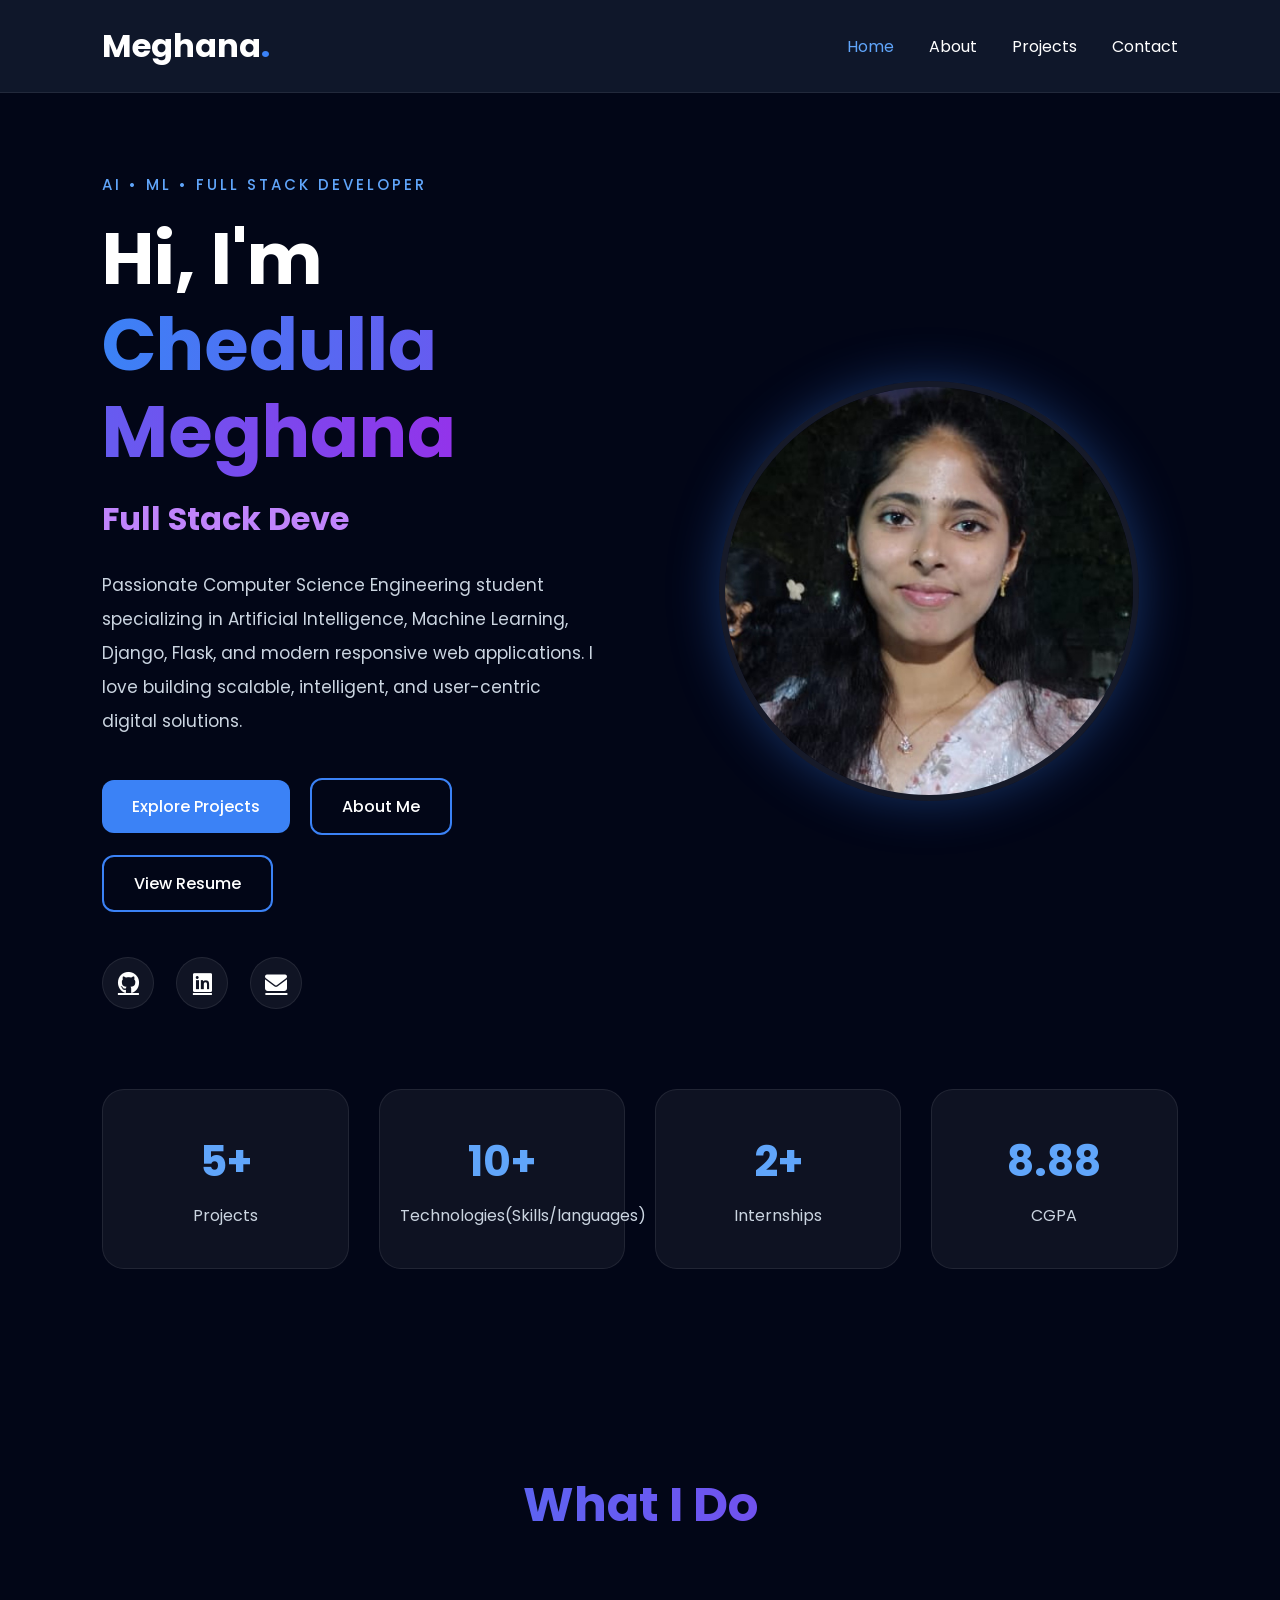
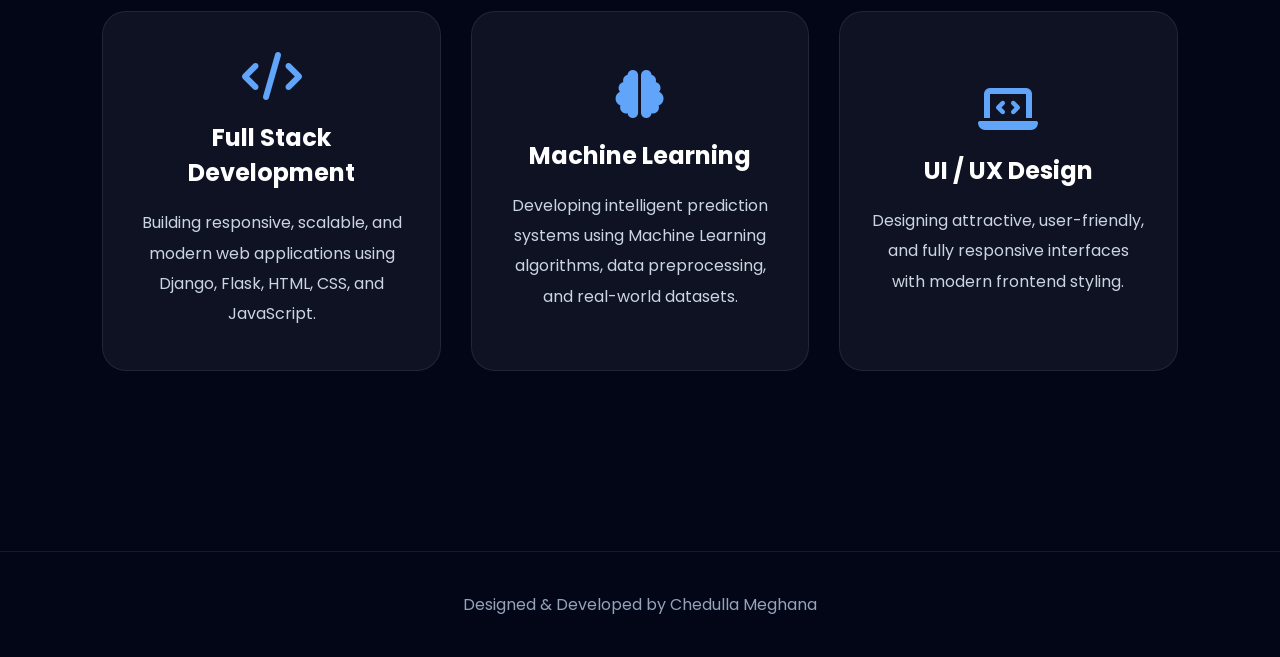
<file: portfolio-website/index.html>
<!DOCTYPE html>
<html lang="en">

<head>

    <meta charset="UTF-8">

    <meta name="viewport"
        content="width=device-width, initial-scale=1.0">

    <title>
        Meghana | Portfolio
    </title>

    <!-- CSS -->

    <link rel="stylesheet"
        href="style.css">

    <!-- FONT AWESOME -->

    <link rel="stylesheet"
        href="https://cdnjs.cloudflare.com/ajax/libs/font-awesome/6.5.1/css/all.min.css">

</head>

<body>

    <!-- =========================
         NAVBAR
    ========================== -->

    <nav class="navbar">

        <div class="logo">

            Meghana<span>.</span>

        </div>

        <ul class="nav-links">

            <li>
                <a href="index.html">
                    Home
                </a>
            </li>

            <li>
                <a href="about.html">
                    About
                </a>
            </li>

            <li>
                <a href="projects.html">
                    Projects
                </a>
            </li>

            <li>
                <a href="contact.html">
                    Contact
                </a>
            </li>

        </ul>

    </nav>

    <!-- =========================
         HERO SECTION
    ========================== -->

    <section class="hero">

        <!-- LEFT CONTENT -->

        <div class="hero-content">

            <p class="intro-text">

                AI • ML • FULL STACK DEVELOPER

            </p>

            <h1>

                Hi,
                I'm

                <span>
                    Chedulla Meghana
                </span>

            </h1>

            <h3 class="typing-text">

                Full Stack Developer

            </h3>

            <p class="hero-description">

                Passionate Computer Science Engineering student
                specializing in
                Artificial Intelligence,
                Machine Learning,
                Django,
                Flask,
                and modern responsive web applications.

                I love building scalable,
                intelligent,
                and user-centric digital solutions.

            </p>

            <!-- BUTTONS -->

           <div class="hero-buttons">

    <a href="projects.html"
        class="btn">

        Explore Projects

    </a>

    <a href="about.html"
        class="btn-outline">

        About Me

    </a>

    <a href="resume/resume.pdf"
        target="_blank"
        class="btn-outline">

        View Resume

    </a>

</div>

            <!-- SOCIAL ICONS -->

            <div class="social-icons">

                <a href="https://github.com/Meghana-5C3"
                    target="_blank">

                    <i class="fab fa-github"></i>

                </a>

                <a href="https://linkedin.com/in/chedullameghana20"
                    target="_blank">

                    <i class="fab fa-linkedin"></i>

                </a>

                <a href="mailto:chedullameghana30@gmail.com">

                    <i class="fa-solid fa-envelope"></i>

                </a>

            </div>

        </div>

        <!-- RIGHT IMAGE -->

        <div class="hero-image">

            <div class="image-circle">

                <img src="images/profile.jpeg"
                    alt="Profile">

            </div>

        </div>

    </section>

    <!-- =========================
         STATS SECTION
    ========================== -->

    <section class="stats">

        <div class="stat-card">

            <h2>
                5+
            </h2>

            <p>
                Projects
            </p>

        </div>

        <div class="stat-card">

            <h2>
                10+
            </h2>

            <p>
                Technologies(Skills/languages)
            </p>

        </div>

        <div class="stat-card">

            <h2>
                2+
            </h2>

            <p>
                Internships
            </p>

        </div>

        <div class="stat-card">

            <h2>
                8.88
            </h2>

            <p>
                CGPA
            </p>

        </div>

    </section>

    <!-- =========================
         FEATURE SECTION
    ========================== -->

    <section class="section">

        <h2 class="section-title">

            What I Do

        </h2>

        <div class="skills-container">

            <!-- CARD 1 -->

            <div class="skill-card">

                <i class="fa-solid fa-code"></i>

                <h3>
                    Full Stack Development
                </h3>

                <p>

                    Building responsive,
                    scalable,
                    and modern web applications
                    using Django,
                    Flask,
                    HTML,
                    CSS,
                    and JavaScript.

                </p>

            </div>

            <!-- CARD 2 -->

            <div class="skill-card">

                <i class="fa-solid fa-brain"></i>

                <h3>
                    Machine Learning
                </h3>

                <p>

                    Developing intelligent prediction systems
                    using Machine Learning algorithms,
                    data preprocessing,
                    and real-world datasets.

                </p>

            </div>

            <!-- CARD 3 -->

            <div class="skill-card">

                <i class="fa-solid fa-laptop-code"></i>

                <h3>
                    UI / UX Design
                </h3>

                <p>

                    Designing attractive,
                    user-friendly,
                    and fully responsive interfaces
                    with modern frontend styling.

                </p>

            </div>

        </div>

    </section>

    <!-- =========================
         FOOTER
    ========================== -->

    <footer>

        <p>

            Designed & Developed by
            Chedulla Meghana

        </p>

    </footer>

    <!-- JS -->

    <script src="script.js"></script>

</body>

</html>
</file>
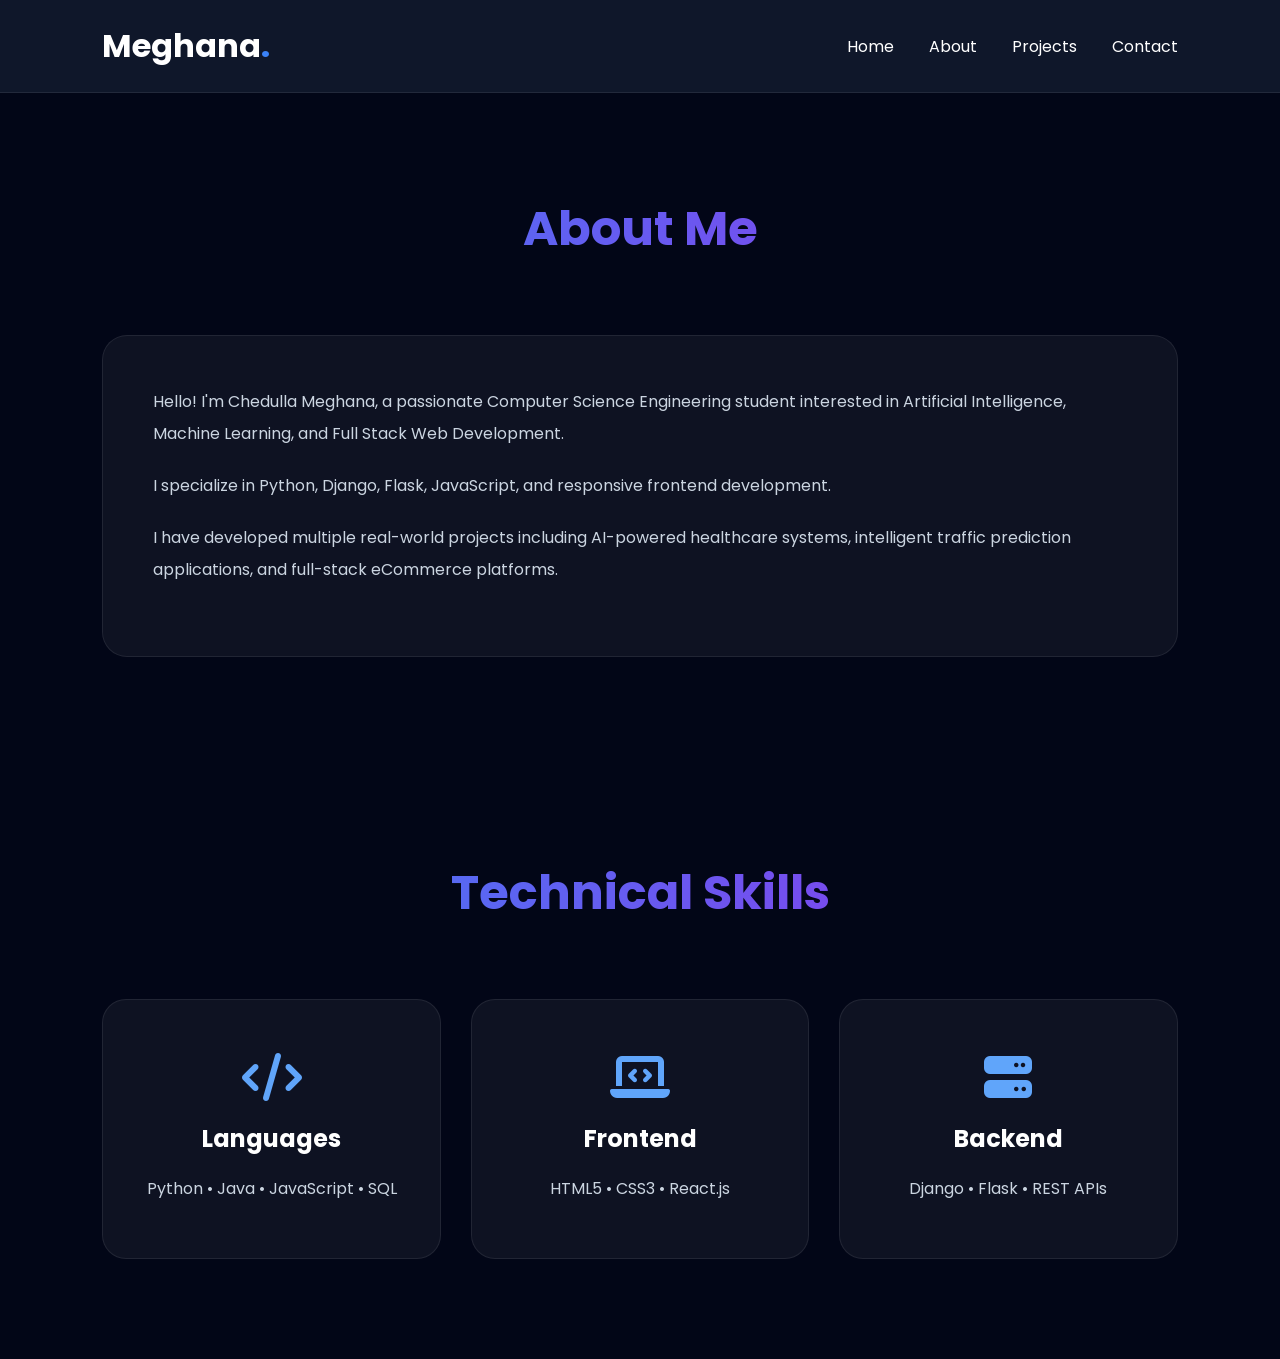
<file: portfolio-website/about.html>
<!DOCTYPE html>
<html lang="en">

<head>

    <meta charset="UTF-8">

    <meta name="viewport"
        content="width=device-width, initial-scale=1.0">

    <title>
        About
    </title>

    <link rel="stylesheet"
        href="style.css">

    <link rel="stylesheet"
        href="https://cdnjs.cloudflare.com/ajax/libs/font-awesome/6.5.1/css/all.min.css">

</head>

<body>

    <!-- NAVBAR -->

    <nav class="navbar">

        <div class="logo">

            Meghana<span>.</span>

        </div>

        <ul class="nav-links">

            <li><a href="index.html">Home</a></li>

            <li><a href="about.html">About</a></li>

            <li><a href="projects.html">Projects</a></li>

            <li><a href="contact.html">Contact</a></li>

        </ul>

    </nav>

    <!-- ABOUT -->

    <section class="section">

        <h2 class="section-title">

            About Me

        </h2>

        <div class="glass-card">

            <p>

                Hello! I'm Chedulla Meghana,
                a passionate Computer Science Engineering student
                interested in Artificial Intelligence,
                Machine Learning,
                and Full Stack Web Development.

            </p>

            <p>

                I specialize in Python,
                Django,
                Flask,
                JavaScript,
                and responsive frontend development.

            </p>

            <p>

                I have developed multiple real-world projects
                including AI-powered healthcare systems,
                intelligent traffic prediction applications,
                and full-stack eCommerce platforms.

            </p>

        </div>

    </section>

    <!-- SKILLS -->

    <section class="section">

        <h2 class="section-title">

            Technical Skills

        </h2>

        <div class="skills-container">

            <div class="skill-card">

                <i class="fa-solid fa-code"></i>

                <h3>
                    Languages
                </h3>

                <p>
                    Python • Java • JavaScript • SQL
                </p>

            </div>

            <div class="skill-card">

                <i class="fa-solid fa-laptop-code"></i>

                <h3>
                    Frontend
                </h3>

                <p>
                    HTML5 • CSS3 • React.js
                </p>

            </div>

            <div class="skill-card">

                <i class="fa-solid fa-server"></i>

                <h3>
                    Backend
                </h3>

                <p>
                    Django • Flask • REST APIs
                </p>

            </div>

        </div>

    </section>

</body>

</html>
</file>
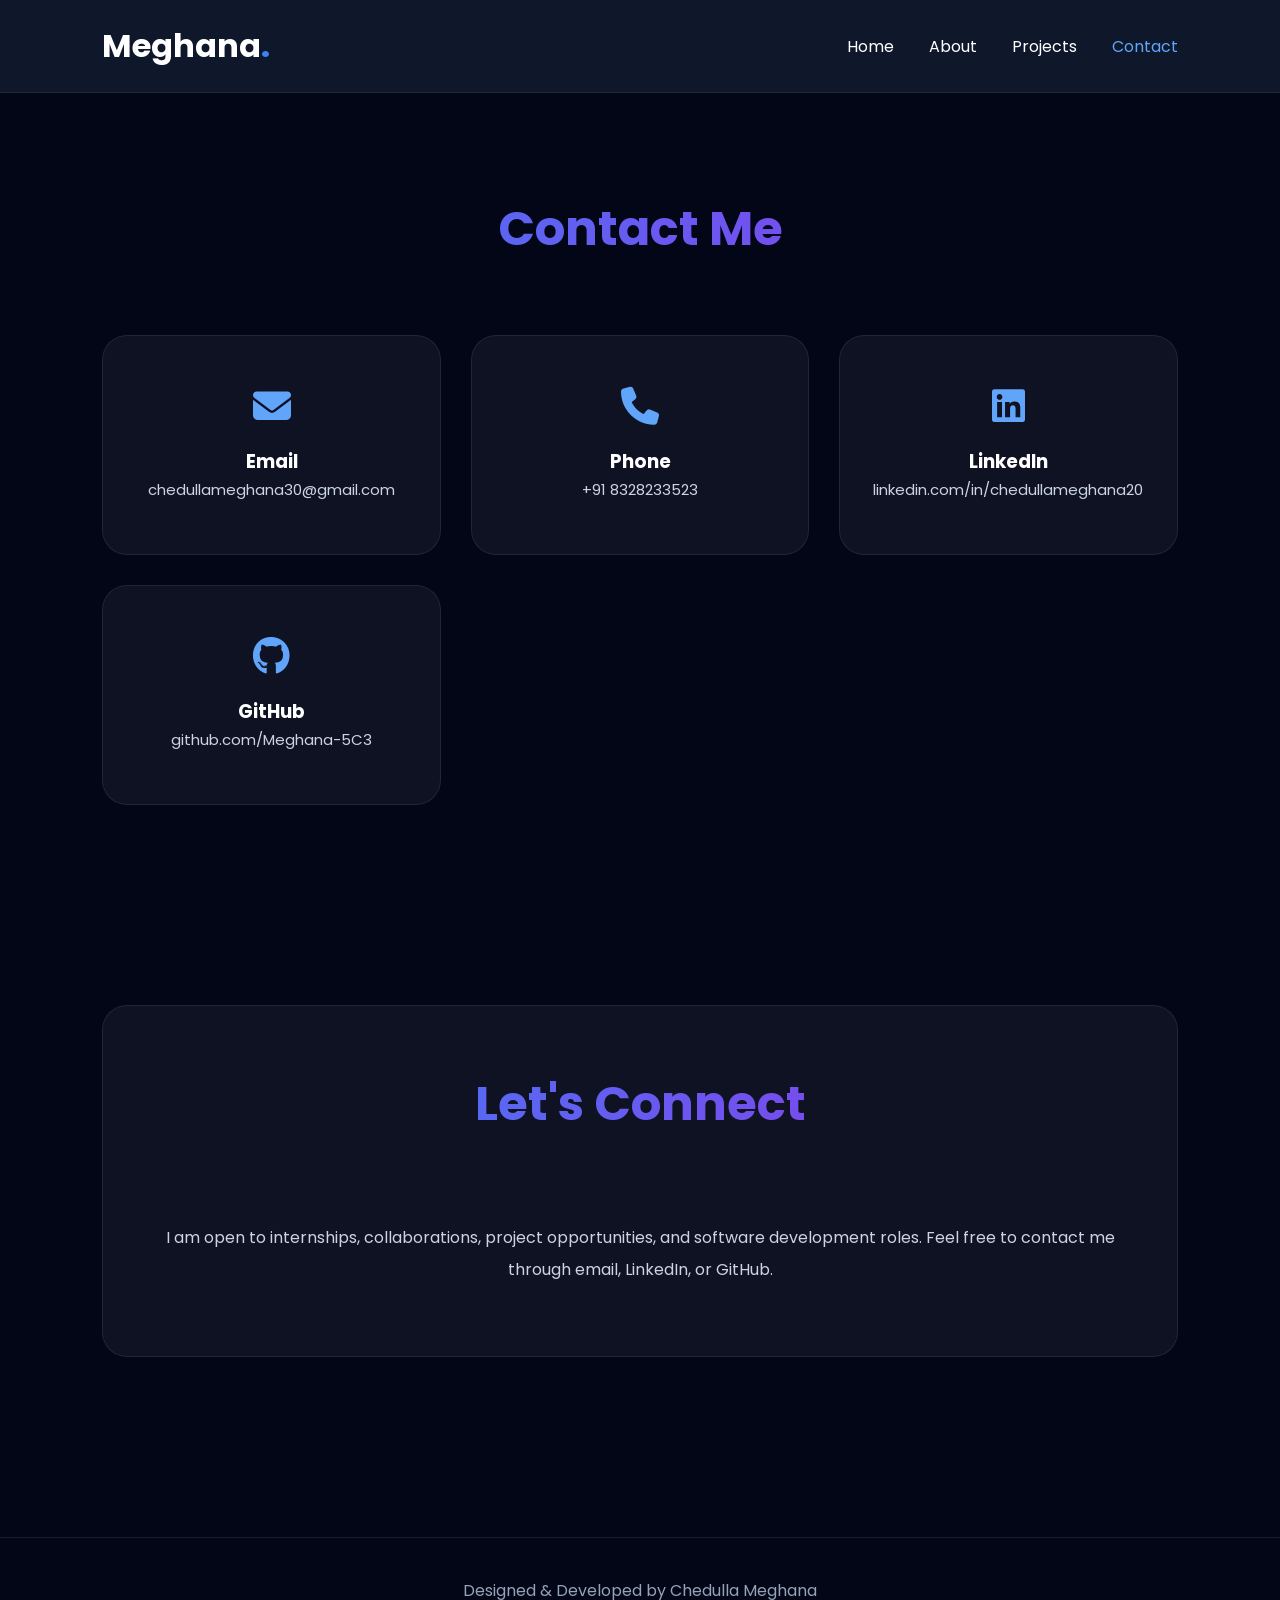
<file: portfolio-website/contact.html>
<!DOCTYPE html>
<html lang="en">

<head>

    <meta charset="UTF-8">

    <meta name="viewport"
        content="width=device-width, initial-scale=1.0">

    <title>
        Contact | Meghana Portfolio
    </title>

    <!-- CSS -->

    <link rel="stylesheet"
        href="style.css">

    <!-- FONT AWESOME -->

    <link rel="stylesheet"
        href="https://cdnjs.cloudflare.com/ajax/libs/font-awesome/6.5.1/css/all.min.css">

</head>

<body>

    <!-- =========================
         NAVBAR
    ========================== -->

    <nav class="navbar">

        <!-- LOGO -->

        <div class="logo">

            Meghana<span>.</span>

        </div>

        <!-- NAV LINKS -->

        <ul class="nav-links">

            <li>
                <a href="index.html">
                    Home
                </a>
            </li>

            <li>
                <a href="about.html">
                    About
                </a>
            </li>

            <li>
                <a href="projects.html">
                    Projects
                </a>
            </li>

            <li>
                <a href="contact.html">
                    Contact
                </a>
            </li>

        </ul>

    </nav>

    <!-- =========================
         CONTACT SECTION
    ========================== -->

    <section class="section">

        <h2 class="section-title">

            Contact Me

        </h2>

        <div class="contact-cards">

            <!-- EMAIL -->

            <div class="contact-card">

                <i class="fa-solid fa-envelope"></i>

                <h3>

                    Email

                </h3>

                <p>

                    <a href="mailto:chedullameghana30@gmail.com">

                        chedullameghana30@gmail.com

                    </a>

                </p>

            </div>

            <!-- PHONE -->

            <div class="contact-card">

                <i class="fa-solid fa-phone"></i>

                <h3>

                    Phone

                </h3>

                <p>

                    <a href="tel:+918328233523">

                        +91 8328233523

                    </a>

                </p>

            </div>

            <!-- LINKEDIN -->

            <div class="contact-card">

                <i class="fab fa-linkedin"></i>

                <h3>

                    LinkedIn

                </h3>

                <p>

                    <a href="https://linkedin.com/in/chedullameghana20"
                        target="_blank">

                        linkedin.com/in/chedullameghana20

                    </a>

                </p>

            </div>

            <!-- GITHUB -->

            <div class="contact-card">

                <i class="fab fa-github"></i>

                <h3>

                    GitHub

                </h3>

                <p>

                    <a href="https://github.com/Meghana-5C3"
                        target="_blank">

                        github.com/Meghana-5C3

                    </a>

                </p>

            </div>

        </div>

    </section>

    <!-- =========================
         CONTACT MESSAGE SECTION
    ========================== -->

    <section class="section">

        <div class="glass-card">

            <h2 class="section-title">

                Let's Connect

            </h2>

            <p style="text-align:center;">

                I am open to internships,
                collaborations,
                project opportunities,
                and software development roles.

                Feel free to contact me through
                email,
                LinkedIn,
                or GitHub.

            </p>

        </div>

    </section>

    <!-- =========================
         FOOTER
    ========================== -->

    <footer>

        <p>

            Designed & Developed by
            Chedulla Meghana

        </p>

    </footer>

    <!-- JS -->

    <script src="script.js"></script>

</body>

</html>
</file>
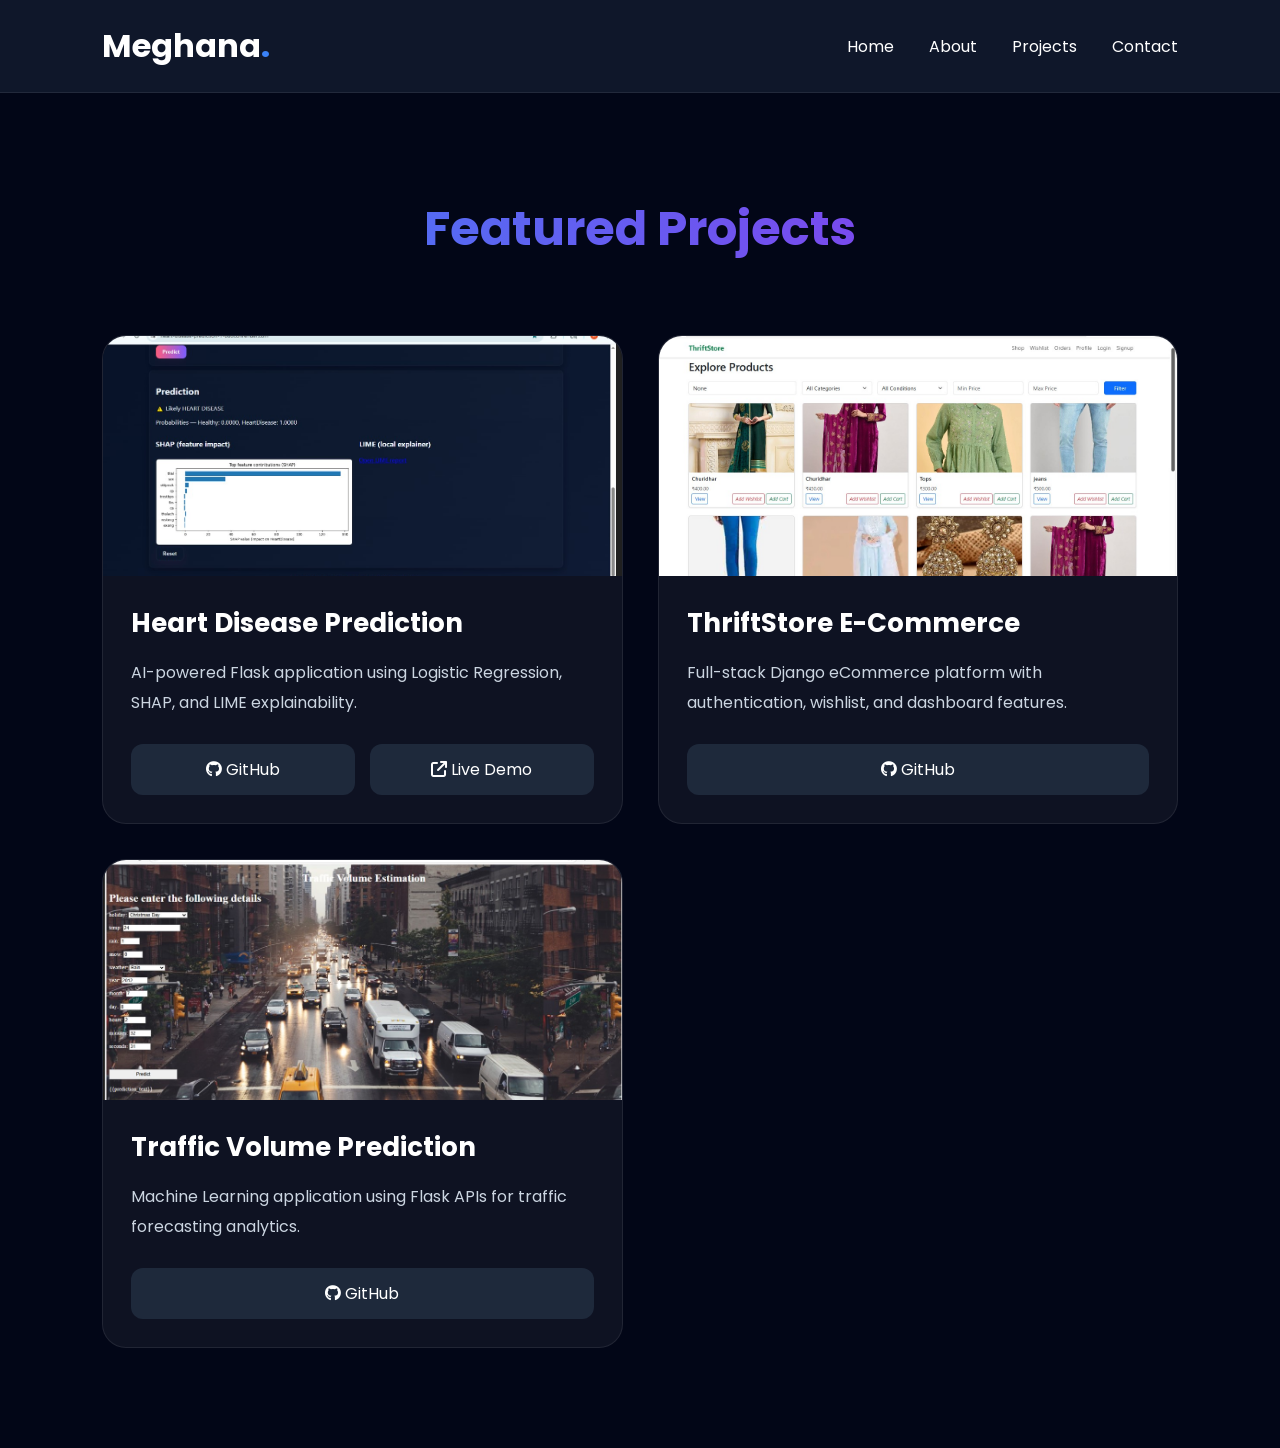
<file: portfolio-website/projects.html>
<!DOCTYPE html>
<html lang="en">

<head>

    <meta charset="UTF-8">

    <meta name="viewport"
        content="width=device-width, initial-scale=1.0">

    <title>
        Projects
    </title>

    <link rel="stylesheet"
        href="style.css">

    <link rel="stylesheet"
        href="https://cdnjs.cloudflare.com/ajax/libs/font-awesome/6.5.1/css/all.min.css">

</head>

<body>

    <!-- NAVBAR -->

    <nav class="navbar">

        <div class="logo">

            Meghana<span>.</span>

        </div>

        <ul class="nav-links">

            <li><a href="index.html">Home</a></li>

            <li><a href="about.html">About</a></li>

            <li><a href="projects.html">Projects</a></li>

            <li><a href="contact.html">Contact</a></li>

        </ul>

    </nav>

    <!-- PROJECTS -->

    <section class="section">

        <h2 class="section-title">

            Featured Projects

        </h2>

        <div class="projects-grid">

            <!-- PROJECT 1 -->

            <div class="project-card">

                <img src="images/project1.jpg"
                    alt="Project">

                <div class="project-content">

                    <h3>

                        Heart Disease Prediction

                    </h3>

                    <p>

                        AI-powered Flask application
                        using Logistic Regression,
                        SHAP,
                        and LIME explainability.

                    </p>

                    <div class="project-links">

                        <a href="https://github.com/Meghana-5C3/Heart-Disease-Prediction"
                            target="_blank">

                            <i class="fab fa-github"></i>

                            GitHub

                        </a>

                        <a href="https://dashboard.render.com/web/srv-d3839rgdl3ps73av5b1g"
                            target="_blank">

                            <i class="fa-solid fa-arrow-up-right-from-square"></i>

                            Live Demo

                        </a>

                    </div>

                </div>

            </div>

            <!-- PROJECT 2 -->

            <div class="project-card">

                <img src="images/project2.jpg"
                    alt="Project">

                <div class="project-content">

                    <h3>

                        ThriftStore E-Commerce

                    </h3>

                    <p>

                        Full-stack Django eCommerce platform
                        with authentication,
                        wishlist,
                        and dashboard features.

                    </p>

                    <div class="project-links">

                        <a href="https://github.com/Meghana-5C3/Thriftstore1"
                            target="_blank">

                            <i class="fab fa-github"></i>

                            GitHub

                        </a>

                    </div>

                </div>

            </div>

            <!-- PROJECT 3 -->

            <div class="project-card">

                <img src="images/project3.jpg"
                    alt="Project">

                <div class="project-content">

                    <h3>

                        Traffic Volume Prediction

                    </h3>

                    <p>

                        Machine Learning application
                        using Flask APIs
                        for traffic forecasting analytics.

                    </p>

                    <div class="project-links">

                        <a href="https://github.com/Chedulla5C3/TrafficIntelligence"
                            target="_blank">

                            <i class="fab fa-github"></i>

                            GitHub

                        </a>

                    </div>

                </div>

            </div>

        </div>

    </section>

</body>

</html>
</file>
<file: portfolio-website/style.css>
/* =========================
   GOOGLE FONT
========================= */

@import url('https://fonts.googleapis.com/css2?family=Poppins:wght@300;400;500;600;700;800&display=swap');

/* =========================
   GLOBAL
========================= */

*{
    margin:0;
    padding:0;
    box-sizing:border-box;
}

html{
    scroll-behavior:smooth;
}

body{

    font-family:'Poppins',sans-serif;

    background:#020617;

    color:white;

    overflow-x:hidden;
}

/* =========================
   NAVBAR
========================= */

.navbar{

    width:100%;

    display:flex;

    justify-content:space-between;

    align-items:center;

    padding:22px 8%;

    background:#0f172a;

    position:sticky;

    top:0;

    z-index:1000;

    border-bottom:1px solid rgba(255,255,255,0.08);
}

/* LOGO */

.logo{

    font-size:32px;

    font-weight:700;
}

.logo span{

    color:#3b82f6;
}

/* NAV LINKS */

.nav-links{

    display:flex;

    align-items:center;

    gap:35px;

    list-style:none;
}

.nav-links a{

    color:white;

    text-decoration:none;

    font-size:16px;

    transition:0.3s;
}

.nav-links a:hover{

    color:#60a5fa;
}

/* =========================
   SECTION
========================= */

.section{

    width:100%;

    padding:100px 8%;
}

/* =========================
   HERO SECTION
========================= */

.hero{

    width:100%;

    min-height:100vh;

    display:flex;

    justify-content:space-between;

    align-items:center;

    gap:80px;

    padding:80px 8%;

    overflow:hidden;
}

/* HERO CONTENT */

.hero-content{

    flex:1;

    display:flex;

    flex-direction:column;

    justify-content:center;

    align-items:flex-start;
}

/* INTRO */

.intro-text{

    color:#60a5fa;

    font-size:15px;

    letter-spacing:3px;

    margin-bottom:20px;

    font-weight:500;
}

/* TITLE */

.hero-content h1{

    font-size:72px;

    line-height:1.2;

    margin-bottom:20px;

    max-width:700px;
}

.hero-content span{

    background:linear-gradient(
    to right,
    #3b82f6,
    #9333ea);

    -webkit-background-clip:text;

    -webkit-text-fill-color:transparent;
}

/* TYPING */

.typing-text{

    font-size:32px;

    color:#c084fc;

    margin-bottom:25px;

    min-height:45px;
}

/* DESCRIPTION */

.hero-description{

    color:#cbd5e1;

    line-height:2;

    font-size:17px;

    max-width:650px;
}

/* BUTTONS */

.hero-buttons{

    display:flex;

    align-items:center;

    gap:20px;

    margin-top:40px;

    flex-wrap:wrap;
}

/* BUTTON */

.btn,
.btn-outline{

    padding:14px 30px;

    border-radius:12px;

    text-decoration:none;

    transition:0.3s;

    font-weight:500;

    display:inline-flex;

    align-items:center;

    justify-content:center;
}

.btn{

    background:#3b82f6;

    color:white;
}

.btn-outline{

    border:2px solid #3b82f6;

    color:white;
}

.btn:hover,
.btn-outline:hover{

    transform:translateY(-5px);
}

/* SOCIAL ICONS */

.social-icons{

    display:flex;

    align-items:center;

    gap:22px;

    margin-top:45px;

    flex-wrap:wrap;
}

/* ICON */

.social-icons a{

    width:52px;

    height:52px;

    display:flex;

    align-items:center;

    justify-content:center;

    border-radius:50%;

    background:rgba(255,255,255,0.06);

    color:white;

    font-size:22px;

    transition:0.3s;

    border:1px solid rgba(255,255,255,0.08);
}

/* ICON HOVER */

.social-icons a:hover{

    background:#3b82f6;

    transform:translateY(-6px);
}

/* HERO IMAGE */

.hero-image{

    flex:1;

    display:flex;

    justify-content:center;

    align-items:center;
}

/* IMAGE CIRCLE */

.image-circle{

    width:420px;

    height:420px;

    border-radius:50%;

    overflow:hidden;

    border:6px solid rgba(255,255,255,0.08);

    box-shadow:
    0 0 50px rgba(59,130,246,0.35);

    flex-shrink:0;
}

.image-circle img{

    width:100%;

    height:100%;

    object-fit:cover;
}

/* =========================
   SECTION TITLE
========================= */

.section-title{

    text-align:center;

    font-size:48px;

    margin-bottom:70px;

    background:linear-gradient(
    to right,
    #3b82f6,
    #9333ea);

    -webkit-background-clip:text;

    -webkit-text-fill-color:transparent;
}

/* =========================
   STATS
========================= */

.stats{

    display:grid;

    grid-template-columns:
    repeat(auto-fit,minmax(220px,1fr));

    gap:30px;

    padding:0 8% 100px;
}

.stat-card{

    background:rgba(255,255,255,0.05);

    padding:40px 20px;

    border-radius:22px;

    text-align:center;

    transition:0.3s;

    border:1px solid rgba(255,255,255,0.08);
}

.stat-card:hover{

    transform:translateY(-10px);
}

.stat-card h2{

    font-size:42px;

    color:#60a5fa;

    margin-bottom:10px;
}

.stat-card p{

    color:#cbd5e1;
}

/* =========================
   GLASS CARD
========================= */

.glass-card{

    background:rgba(255,255,255,0.05);

    padding:50px;

    border-radius:25px;

    line-height:2;

    border:1px solid rgba(255,255,255,0.08);
}

.glass-card p{

    color:#cbd5e1;

    margin-bottom:20px;
}

/* =========================
   SKILLS
========================= */

.skills-container{

    display:grid;

    grid-template-columns:
    repeat(auto-fit,minmax(300px,1fr));

    gap:30px;
}

.skill-card{

    background:rgba(255,255,255,0.05);

    padding:40px 30px;

    border-radius:24px;

    text-align:center;

    transition:0.4s;

    border:1px solid rgba(255,255,255,0.08);

    min-height:260px;

    display:flex;

    flex-direction:column;

    justify-content:center;

    align-items:center;
}

.skill-card:hover{

    transform:translateY(-10px);

    background:#1e293b;
}

.skill-card i{

    font-size:48px;

    color:#60a5fa;

    margin-bottom:20px;
}

.skill-card h3{

    font-size:24px;

    margin-bottom:18px;
}

.skill-card p{

    color:#cbd5e1;

    line-height:1.9;
}

/* =========================
   PROJECTS
========================= */

.projects-grid{

    display:grid;

    grid-template-columns:
    repeat(auto-fit,minmax(340px,1fr));

    gap:35px;
}

.project-card{

    background:rgba(255,255,255,0.05);

    border-radius:24px;

    overflow:hidden;

    border:1px solid rgba(255,255,255,0.08);

    transition:0.4s;

    display:flex;

    flex-direction:column;
}

.project-card:hover{

    transform:translateY(-12px);

    box-shadow:
    0 0 35px rgba(59,130,246,0.35);
}

.project-card img{

    width:100%;

    height:240px;

    object-fit:cover;
}

.project-content{

    padding:28px;

    display:flex;

    flex-direction:column;

    flex:1;
}

.project-content h3{

    font-size:26px;

    margin-bottom:15px;
}

.project-content p{

    color:#cbd5e1;

    line-height:1.9;

    margin-bottom:25px;

    flex:1;
}

/* PROJECT LINKS */

.project-links{

    display:flex;

    gap:15px;

    flex-wrap:wrap;
}

.project-links a{

    flex:1;

    text-align:center;

    padding:13px 18px;

    border-radius:12px;

    background:#1e293b;

    color:white;

    text-decoration:none;

    transition:0.3s;
}

.project-links a:hover{

    background:#3b82f6;

    transform:translateY(-4px);
}

/* =========================
   CONTACT
========================= */

.contact-cards{

    width:100%;

    display:grid;

    grid-template-columns:
    repeat(auto-fit,minmax(260px,1fr));

    gap:30px;

    align-items:stretch;
}

/* CONTACT CARD */

.contact-card{

    background:rgba(255,255,255,0.05);

    padding:40px 25px;

    border-radius:25px;

    text-align:center;

    border:1px solid rgba(255,255,255,0.08);

    transition:0.3s;

    display:flex;

    flex-direction:column;

    justify-content:center;

    align-items:center;

    min-height:220px;
}

/* HOVER */

.contact-card:hover{

    transform:translateY(-10px);

    background:#111c34;
}

/* ICON */

.contact-card i{

    font-size:38px;

    color:#60a5fa;

    margin-bottom:22px;
}

/* TEXT */

.contact-card p{

    color:#cbd5e1;

    line-height:1.8;

    font-size:15px;

    width:100%;

    overflow-wrap:break-word;

    word-wrap:break-word;

    word-break:break-word;
}

/* LINKS */

.contact-card a{

    color:#cbd5e1;

    text-decoration:none;

    transition:0.3s;

    width:100%;

    overflow-wrap:break-word;

    word-break:break-word;
}

.contact-card a:hover{

    color:#60a5fa;
}

/* MOBILE */

@media(max-width:500px){

    .contact-card{

        padding:35px 20px;
    }

    .contact-card p{

        font-size:14px;
    }

}

/* =========================
   FOOTER
========================= */

footer{

    text-align:center;

    padding:40px 20px;

    color:#94a3b8;

    border-top:1px solid rgba(255,255,255,0.08);

    margin-top:80px;
}

/* =========================
   TABLET
========================= */

@media(max-width:992px){

    .hero{

        flex-direction:column-reverse;

        text-align:center;

        gap:60px;
    }

    .hero-content{

        align-items:center;
    }

    .hero-description{

        max-width:100%;
    }

    .hero-buttons{

        justify-content:center;
    }

    .social-icons{

        justify-content:center;
    }

    .hero-content h1{

        font-size:54px;
    }

    .typing-text{

        font-size:28px;
    }

    .image-circle{

        width:320px;

        height:320px;
    }

}

/* =========================
   MOBILE
========================= */

@media(max-width:768px){

    .navbar{

        flex-direction:column;

        gap:20px;
    }

    .nav-links{

        flex-wrap:wrap;

        justify-content:center;

        gap:20px;
    }

    .hero{

        padding:60px 6%;
    }

    .hero-content h1{

        font-size:42px;
    }

    .typing-text{

        font-size:24px;
    }

    .hero-description{

        font-size:16px;
    }

    .section-title{

        font-size:38px;
    }

    .section{

        padding:80px 6%;
    }

}

/* =========================
   SMALL MOBILE
========================= */

@media(max-width:500px){

    .hero-content h1{

        font-size:34px;
    }

    .typing-text{

        font-size:20px;
    }

    .image-circle{

        width:250px;

        height:250px;
    }

    .hero-buttons{

        width:100%;

        flex-direction:column;
    }

    .btn,
    .btn-outline{

        width:100%;
    }

    .project-links{

        flex-direction:column;
    }

}
</file>
